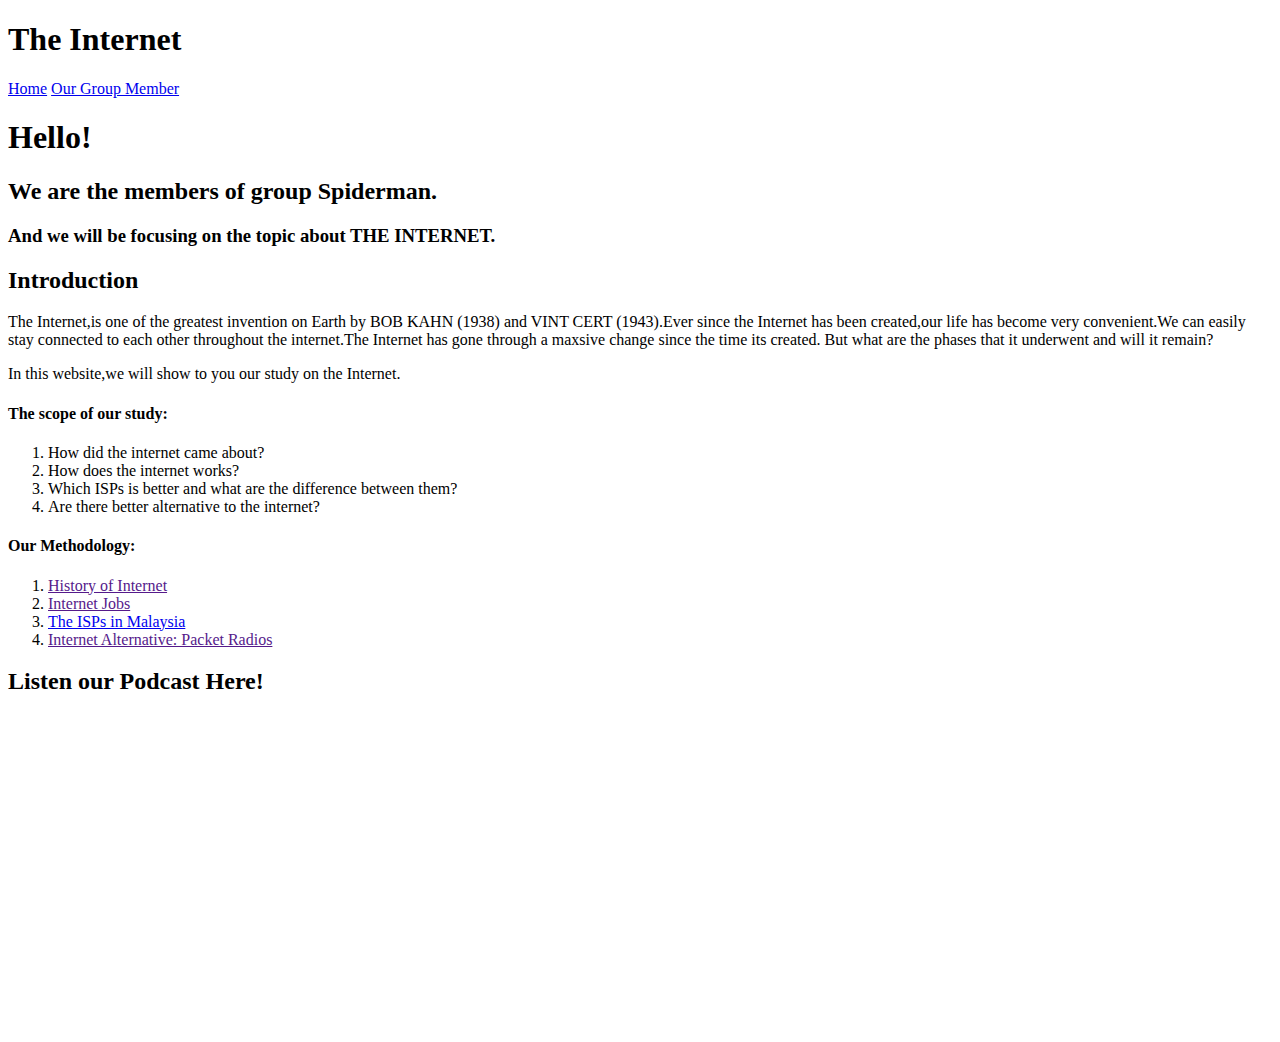
<file: Home page.html>
<!DOCTYPE html>
<html>

<head>
<title>HOME</title>
<link href="" type="text/css" rel="stylesheet">
</head>

<body>
<div>
   <h1>The Internet</h1>
   <a href="Home page.html">Home</a>
   <a href="Self Promotion.html" target="_blank">Our Group Member</a>
</div>

<div>
<h1>Hello!</h1>
<h2>We are the members of group Spiderman.</h2>
<h3>And we will be focusing on the topic about THE INTERNET.</h3>

<h2>Introduction</h2>
<p>The Internet,is one of the greatest invention on Earth by BOB KAHN (1938) and VINT CERT (1943).Ever since the Internet has been created,our life has become very convenient.We can easily stay connected to each other throughout the internet.The Internet has gone through a maxsive change since the time its created. But what are the phases that it underwent and will it remain?</p>
<p>In this website,we will show to you our study on the Internet.</p>
<h4>The scope of our study:</h4>

<ol>
<li>How did the internet came about?</li>
<li>How does the internet works?</li>
<li>Which ISPs is better and what are the difference between them?</li>
<li>Are there better alternative to the internet?</li>
</ol>

<h4>Our Methodology:</h4>

<ol>
    <li><a href="" target="_blank">History of Internet</a></li>
    <li><a href='' target='_blank'>Internet Jobs</a></li>
    <li><a href='ISPs.html' target='_blank'>The ISPs in Malaysia</a></li>
    <li><a href='' target='_blank'>Internet Alternative: Packet Radios</a></li>
</ol>

<h2>Listen our Podcast Here!</h2>
<iframe width="560" height="315" src="https://www.youtube.com/embed/SyxhuaLWFtw?si=4rkYLoLlG42xQ5SU" title="YouTube video player" frameborder="0" allow="accelerometer; autoplay; clipboard-write; encrypted-media; gyroscope; picture-in-picture; web-share" allowfullscreen></iframe>

</div>
</body>

</html>
</file>
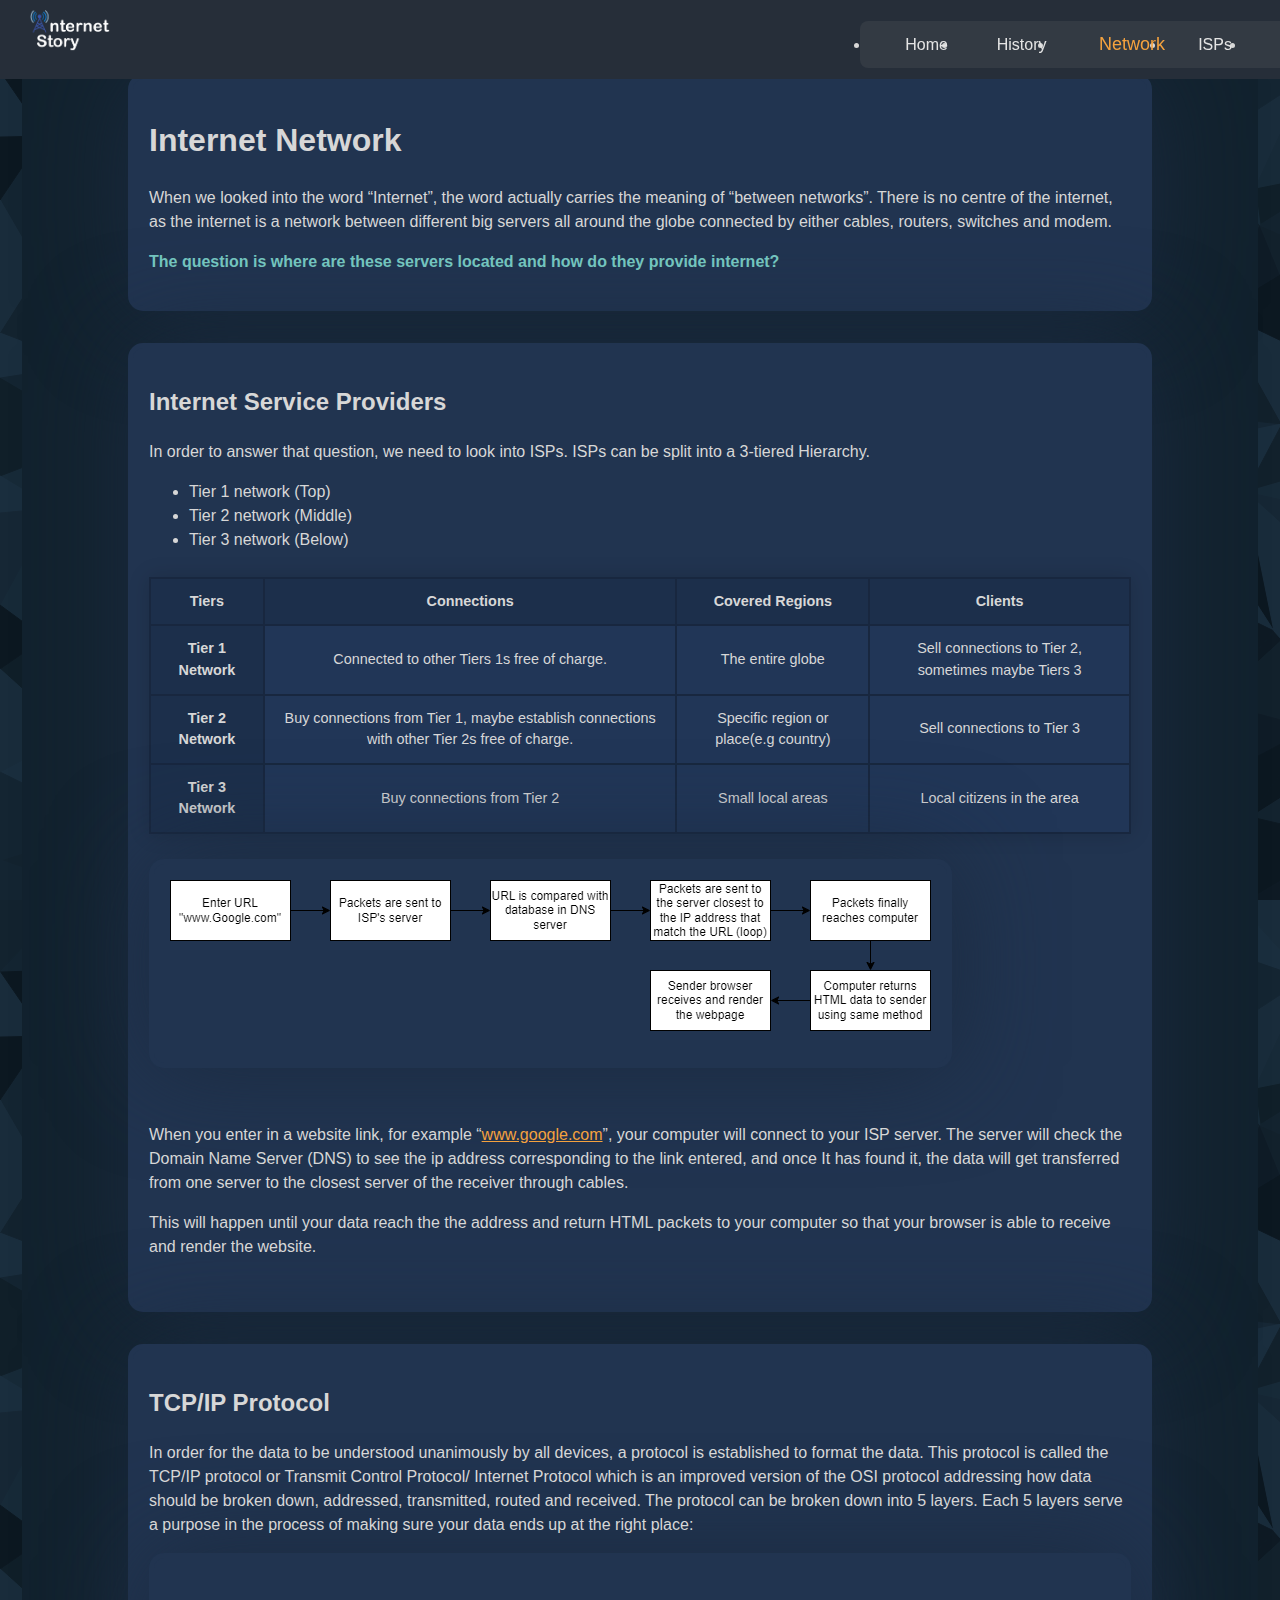
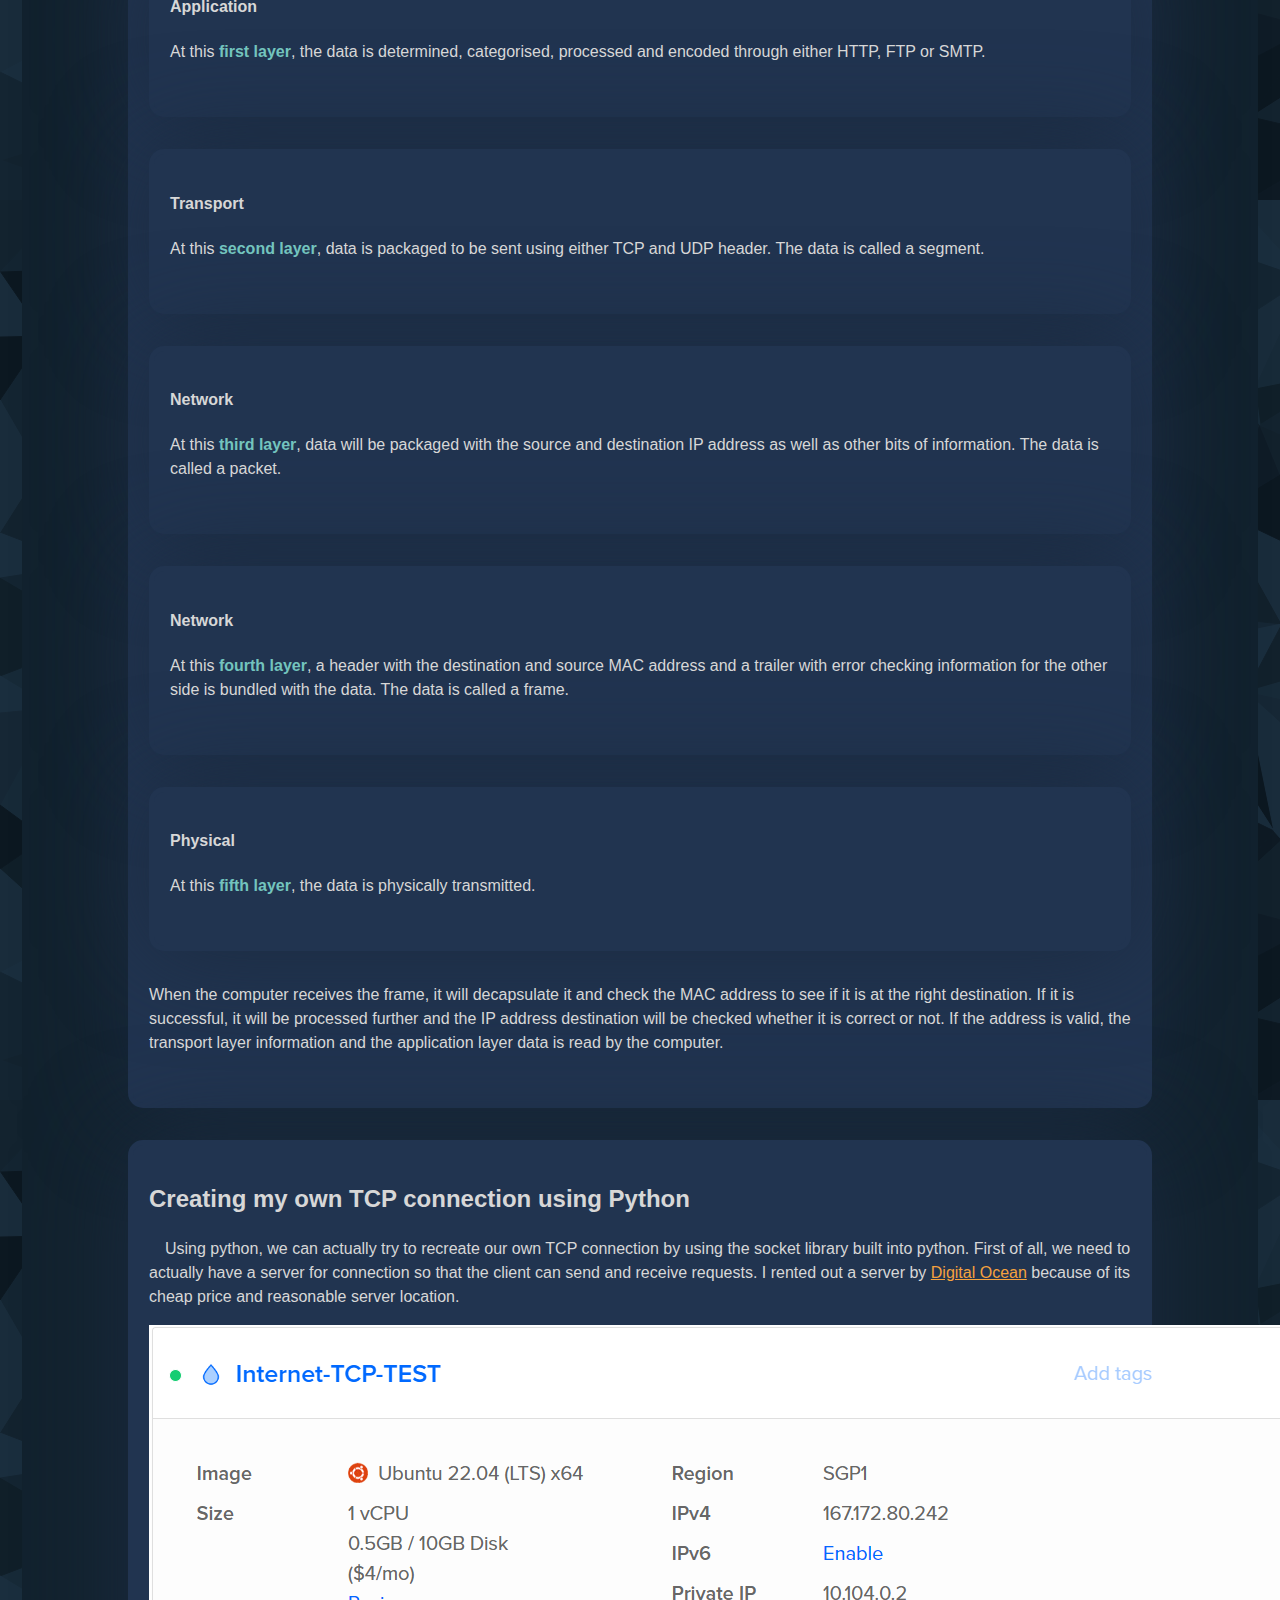
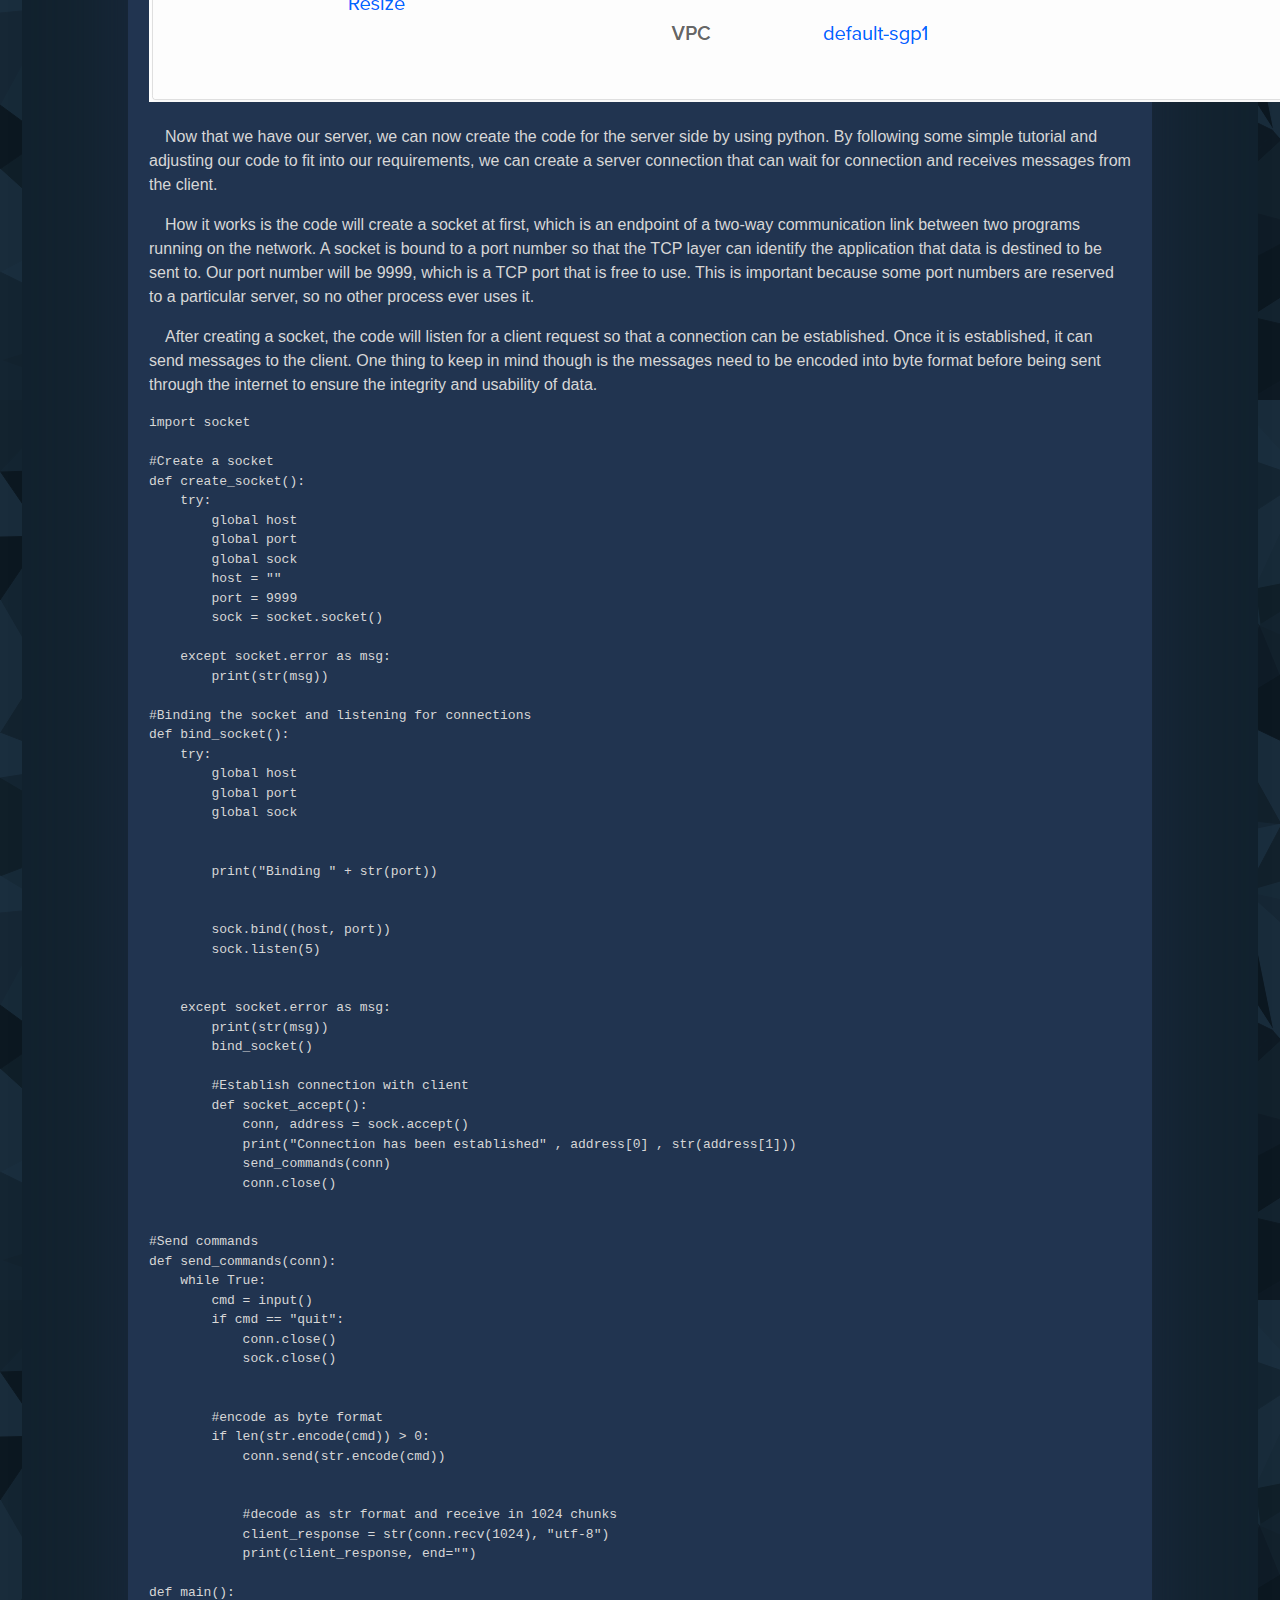
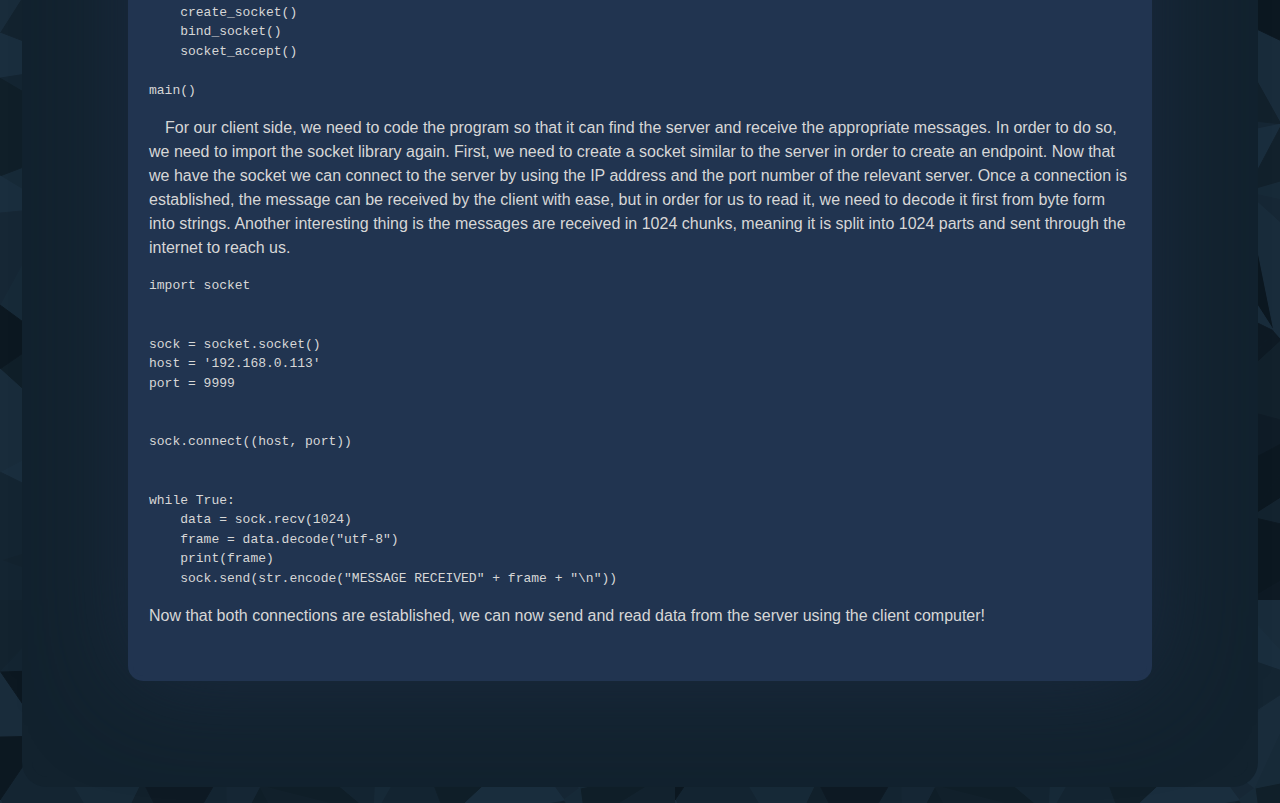
<file: InternetJob.html>
<!DOCTYPE html>
<html>
    <head>
        <title>Internet Network</title>
        <link rel="stylesheet" type="text/css" href="main.css">
        <style>
            table {
                font-family: Arial, sans-serif;
                border-collapse: collapse;
                width: 100%;
            }
            th, td {
                border: 2px solid #18273f;
                border-collapse: collapse;
                text-align: left;
                padding: 8px;
            }
        </style>
        </style>
    </head>
    <body style="background-image: url('img/homepage/low-poly-grid-haikei bg.svg');">

        <div class="header">
            <div><a href="index.html"><img src="img/Internet Story.png" alt="Internet Story" width="90"></a></div>
            <ul class="navigation">
              <li><a href="index.html">Home</a></li>
              <li><a href="Welcome to the Internet.html">History</a></li>
              <li><a href="InternetJob.html" style="color: #f5a23e; font-size: large; font-weight: 500;">Network</a></li>
              <li><a href="ISPs.html">ISPs</a></li>
              <li><a href="Packet Radio.html">Alternative</a></li>
              <li><a href="Self Promotion.html">Members</a></li>
            </ul>
          </div>
        
        <main class="content-table">

        <section class="content">   
            <h1>Internet Network</h1>

            <p>When we looked into the word “Internet”, the word actually carries the meaning of “between networks”. There is no centre of the internet, as the internet is a network between different big servers all around the globe connected by either cables, routers, switches and modem.</p>

            <b style="color: #73c4be;">The question is where are these servers located and how do they provide internet?</b>
        </section>

        <section class="content">
            <h2>Internet Service Providers</h2>

            <p>In order to answer that question, we need to look into ISPs. ISPs can be split into a 3-tiered Hierarchy.</p>
            <ul>
                <li>Tier 1 network (Top)</li>
                <li>Tier 2 network (Middle)</li>
                <li>Tier 3 network (Below)</li>
            </ul>

            <table class="table">
                <thead>
                    <tr>
                        <th>Tiers</th>
                        <th>Connections</th>
                        <th>Covered Regions</th>
                        <th>Clients</th>
                    </tr>
                </thead>
                <tbody>
                    <tr>
                        <th>Tier 1 Network</th>
                        <td>Connected to other Tiers 1s free of charge.</td>
                        <td>The entire globe</td>
                        <td>Sell connections to Tier 2, sometimes maybe Tiers 3</td>
                    </tr>
                    <tr>
                        <th>Tier 2 Network</th>
                        <td>Buy connections from Tier 1, maybe establish connections with other Tier 2s free of charge.</td>
                        <td>Specific region or place(e.g country)</td>
                        <td>Sell connections to Tier 3</td>
                    </tr>
                    <tr>
                        <th>Tier 3 Network</th>
                        <td>Buy connections from Tier 2</td>
                        <td>Small local areas</td>
                        <td>Local citizens in the area </td>
                    </tr>
                </tbody>
            </table>

            <img src="img/Internet Network/DNS diagram.png" alt="DNS ISP" class="content img-zoom" id="DNS-img">
            <p>When you enter in a website link, for example “<a href="https://www.google.com/" target="_blank">www.google.com</a>”, your computer will connect to your ISP server. The server will check the Domain Name Server (DNS) to see the ip address corresponding to the link entered, and once It has found it, the data will get transferred from one server to the closest server of the receiver through cables.</p>
            <p>This will happen until your data reach the the address and return HTML packets to your computer so that your browser is able to receive and render the website.</p>
        </section>

        <section class="content">
            <h2>TCP/IP Protocol</h2>

            <p>In order for the data to be understood unanimously by all devices, a protocol is established to format the data. This protocol is called the TCP/IP protocol or Transmit Control Protocol/ Internet Protocol which is an improved version of the OSI protocol addressing how data should be broken down, addressed, transmitted, routed and received. The protocol can be broken down into 5 layers. Each 5 layers serve a purpose in the process of making sure your data ends up at the right place:</p>

            <div class="content" id="TCP-prot">
                <h4>Application</h4>
                <p>At this <b style="color:#73c4be;">first layer</b>, the data is determined, categorised, processed and encoded through either HTTP, FTP or SMTP.</p>
            </div>
            <div  class="content" id="TCP-prot">
                <h4>Transport</h4>
                <p>At this <b style="color:#73c4be;">second layer</b>, data is packaged to be sent using either TCP and UDP header. The data is called a segment.</p>
            </div>
            <div  class="content" id="TCP-prot">
                <h4>Network</h4>
                <p>At this <b style="color:#73c4be;">third layer</b>, data will be packaged with the source and destination IP address as well as other bits of information. The data is called a packet.</p>
            </div>
            <div  class="content" id="TCP-prot">
                <h4>Network</h4>
                <p>At this <b style="color:#73c4be;">fourth layer</b>, a header with the destination and source MAC address and a trailer with error checking information for the other side is bundled with the data. The data is called a frame.</p>
            </div>
            <div  class="content" id="TCP-prot">
                <h4>Physical</h4>
                <p>At this <b style="color:#73c4be;">fifth layer</b>, the data is physically transmitted.</p>
            </div>

            <p>When the computer receives the frame, it will decapsulate it and check the MAC address to see if it is at the right destination. If it is successful, it will be processed further and the IP address destination will be checked whether it is correct or not. If the address is valid, the transport layer information and the application layer data is read by the computer.</p>
        </section>

        <section class="content">
            <h2>Creating my own TCP connection using Python</h2>
            <p>&emsp;Using python, we can actually try to recreate our own TCP connection by using the socket library built into python. First of all, we need to actually have a server for connection so that the client can send and receive requests. I rented out a server by <a href="https://www.digitalocean.com">Digital Ocean</a> because of its cheap price and reasonable server location.</p>
            <img src="img/Internet Network/Server.png" alt="Server" class="img img-zoom" id="Server-img">
            <p>&emsp;Now that we have our server, we can now create the code for the server side by using python. By following some simple tutorial and adjusting our code to fit into our requirements, we can create a server connection that can wait for connection and receives messages from the client.</p>
            <p>&emsp;How it works is the code will create a socket at first, which is an endpoint of a two-way communication link between two programs running on the network. A socket is bound to a port number so that the TCP layer can identify the application that data is destined to be sent to. Our port number will be 9999, which is a TCP port that is free to use. This is important because some port numbers are reserved to a particular server, so no other process ever uses it.</p>
            <p>&emsp;After creating a socket, the code will listen for a client request so that a connection can be established. Once it is established, it can send messages to the client. One thing to keep in mind though is the messages need to be encoded into byte format  before being sent through the internet to ensure the integrity and usability of data.</p>
        <div>

<pre>
import socket

#Create a socket
def create_socket():
    try:
        global host
        global port
        global sock
        host = ""
        port = 9999
        sock = socket.socket()
   
    except socket.error as msg:
        print(str(msg))

#Binding the socket and listening for connections
def bind_socket():
    try:
        global host
        global port
        global sock
        
        
        print("Binding " + str(port))
        
        
        sock.bind((host, port))
        sock.listen(5)
        
        
    except socket.error as msg:
        print(str(msg))
        bind_socket()

        #Establish connection with client
        def socket_accept():
            conn, address = sock.accept()
            print("Connection has been established" , address[0] , str(address[1]))
            send_commands(conn)
            conn.close()
        
        
#Send commands
def send_commands(conn):
    while True:
        cmd = input()
        if cmd == "quit":
            conn.close()
            sock.close()
        
        
        #encode as byte format
        if len(str.encode(cmd)) > 0:
            conn.send(str.encode(cmd))
        
        
            #decode as str format and receive in 1024 chunks
            client_response = str(conn.recv(1024), "utf-8")
            print(client_response, end="")

def main():
    create_socket()
    bind_socket()
    socket_accept()   
        
main()
</pre>

            <p>&emsp;For our client side, we need to code the program so that it can find the server and receive the appropriate messages. In order to do so, we need to import the socket library again. First, we need to create a socket similar to the server in order to create an endpoint. Now that we have the socket we can connect to the server by using the IP address and the port number of the relevant server. Once a connection is established, the message can be received by the client with ease, but in order for us to read it, we need to decode it first from byte form into strings. Another interesting thing is the messages are received in 1024 chunks, meaning it is split into 1024 parts and sent through the internet to reach us.</p>

<pre>
import socket


sock = socket.socket()
host = '192.168.0.113'
port = 9999
    
    
sock.connect((host, port))
    
    
while True:
    data = sock.recv(1024)
    frame = data.decode("utf-8")
    print(frame)
    sock.send(str.encode("MESSAGE RECEIVED" + frame + "\n"))
</pre>

            <p>Now that both connections are established, we can now send and read data from the server using the client computer!</p>
            </div>
            </section>
            </main>
            </body>
        </html>
</file>
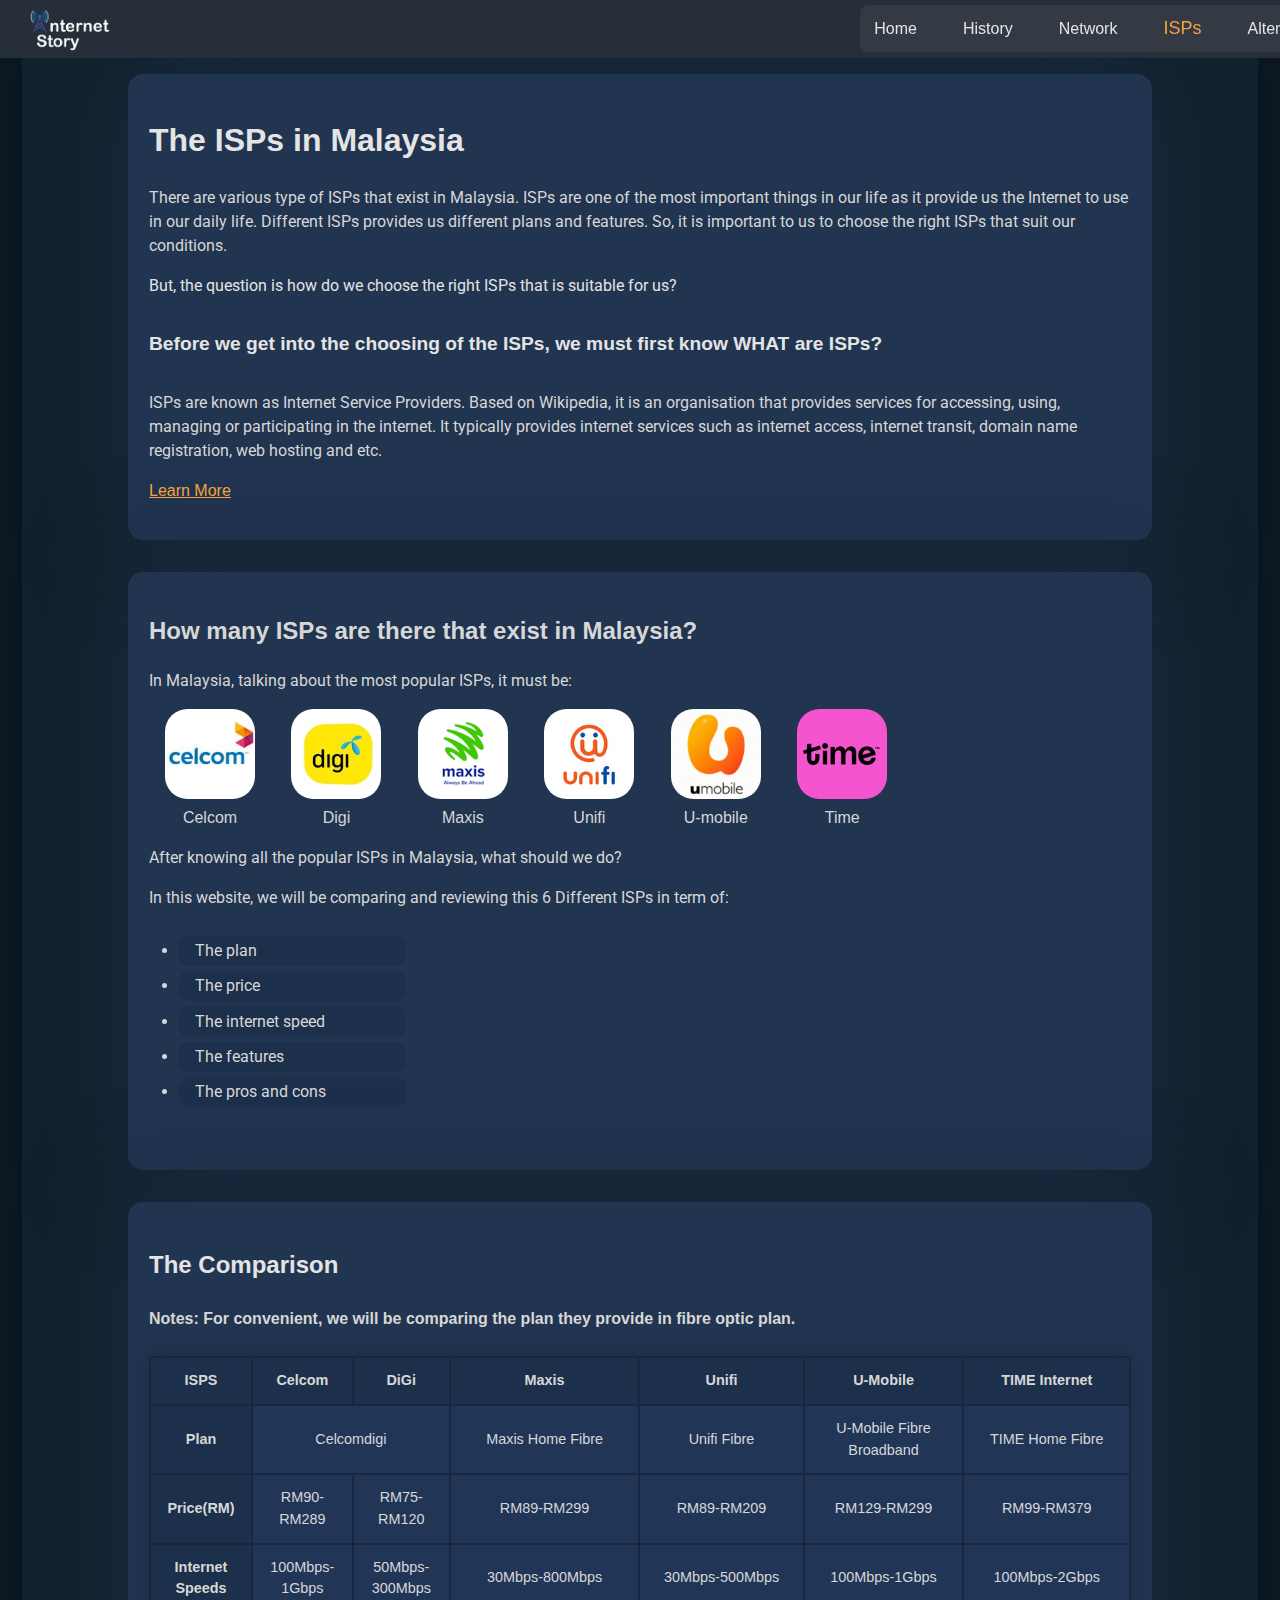
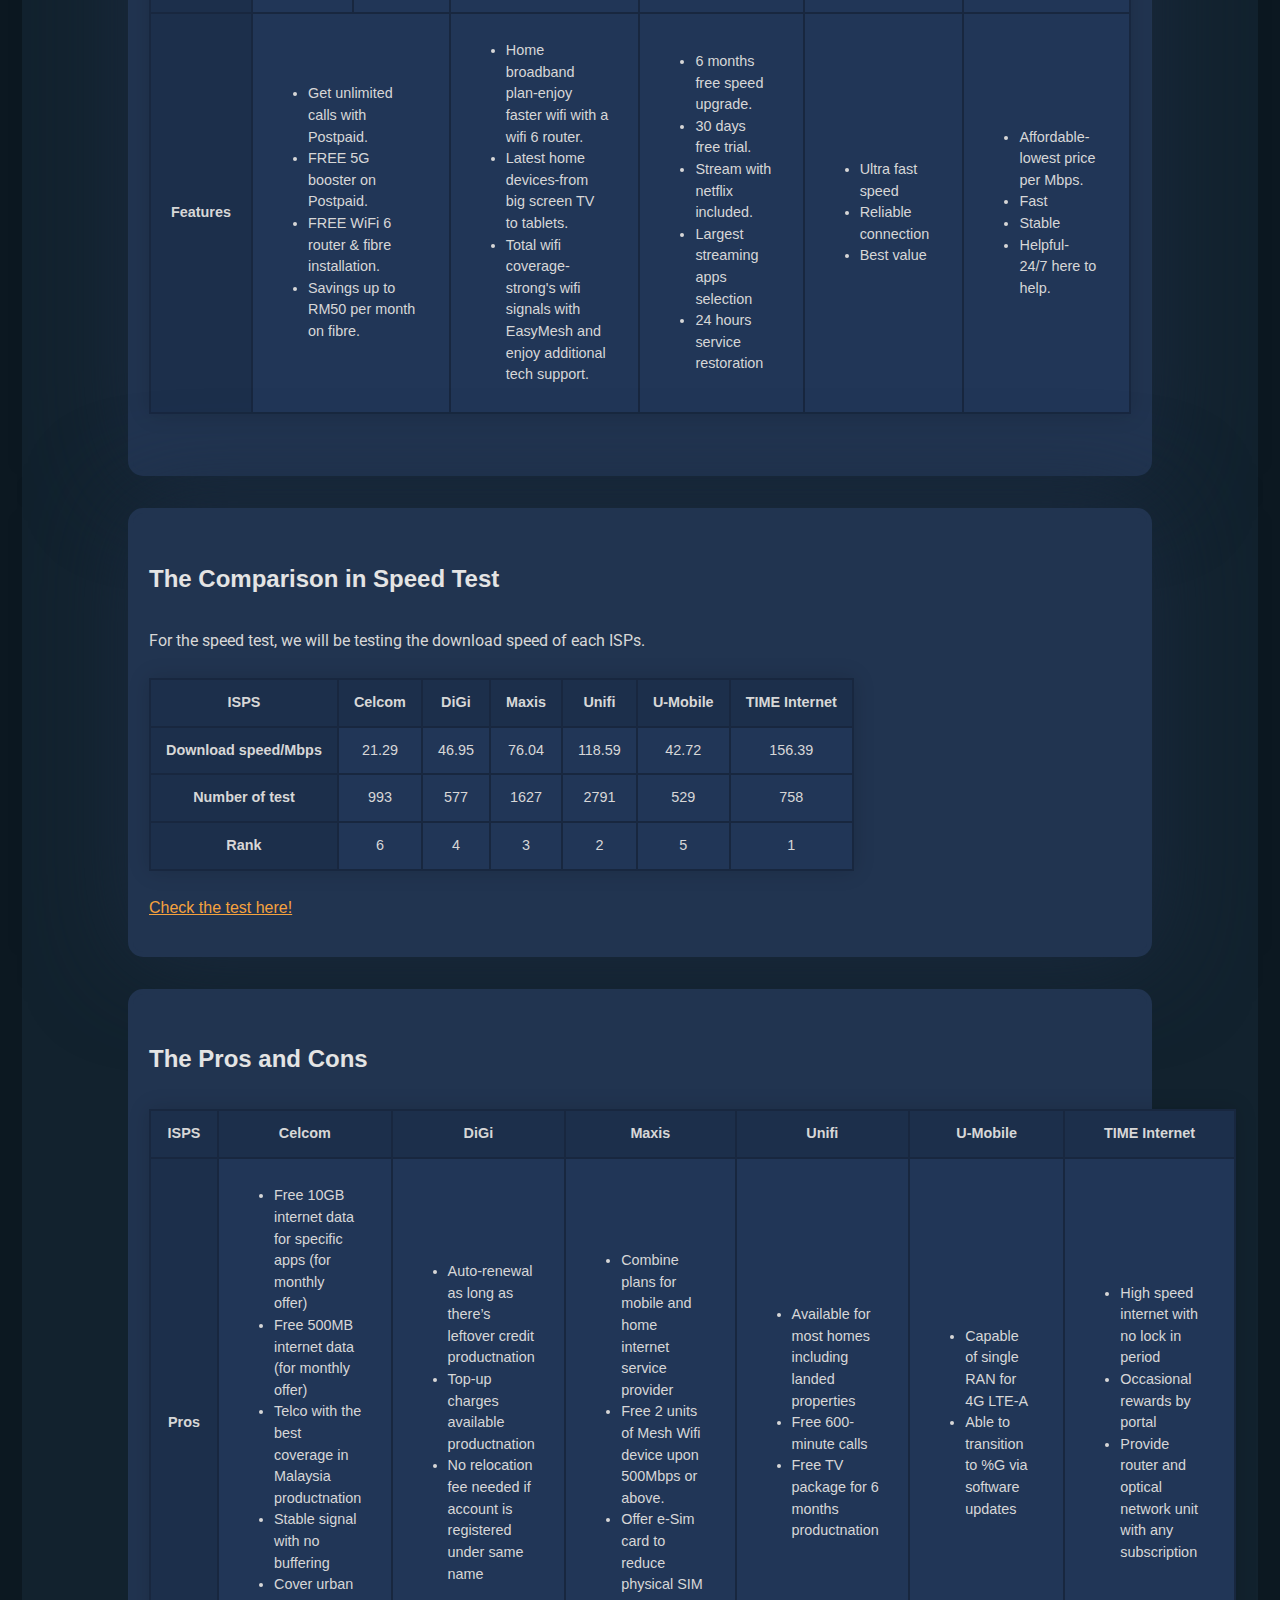
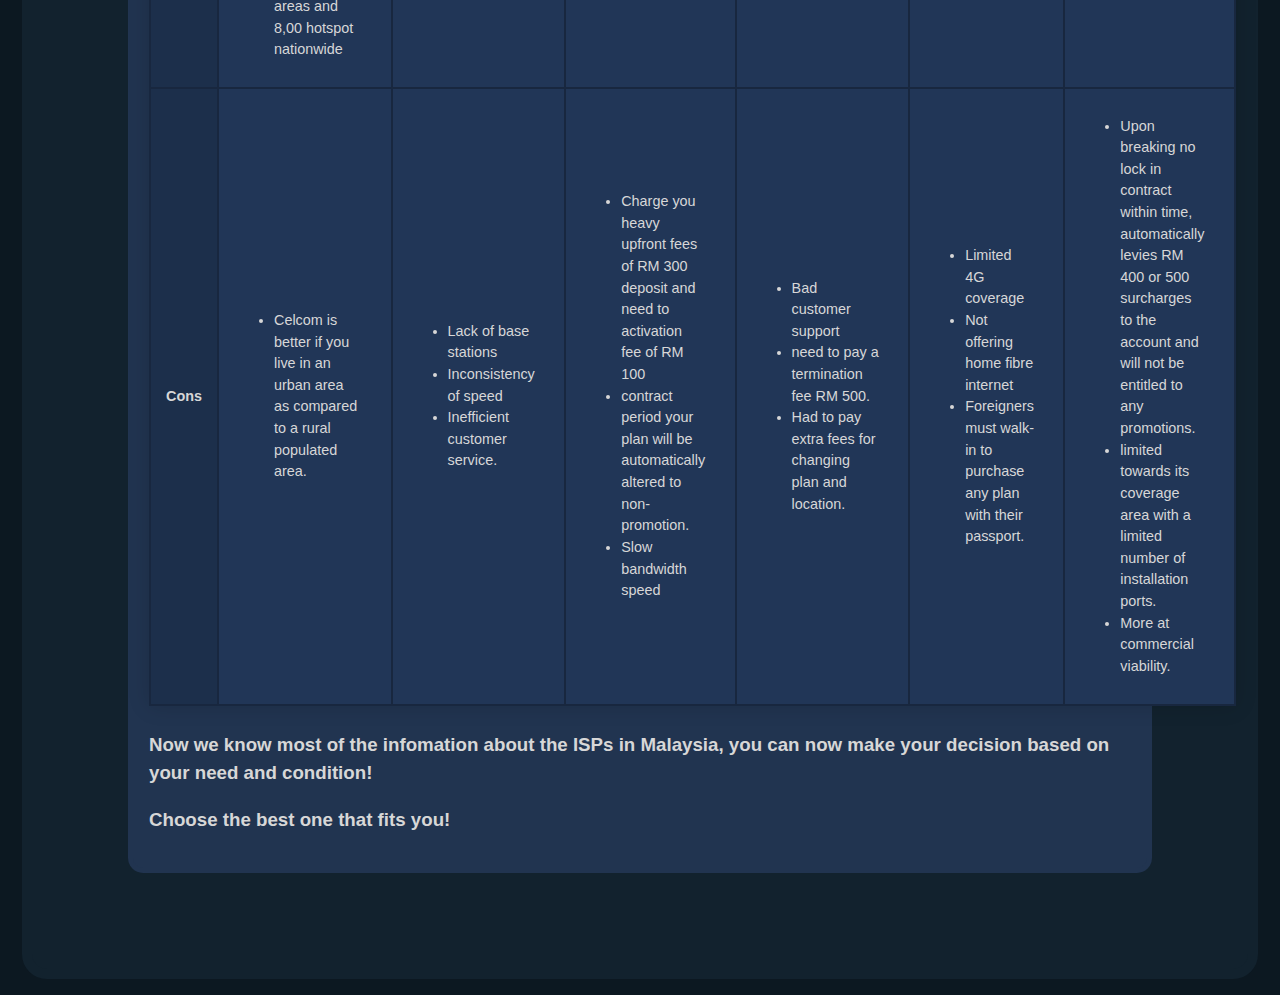
<file: ISPs.html>
<!DOCTYPE html>
<html>

    <head>
        <title>ISPs</title>
        <link href="main.css" type="text/css" rel="stylesheet" />
        <style>
            table, th, td {
                border: 2px solid #18273f;
                border-collapse: collapse;
              }
        </style>
    </head>

    <body>

        <div class="header">
            <div><a href="index.html"><img src="img/Internet Story.png" alt="MMU logo" width="90"></a></div>
            <nav class="navigation">
                <a href="index.html">Home</a>
                <a href="#">History</a>
                <a href="#">Network</a>
                <a href="ISPs.html" style="color: #f5a23e; font-size: large; font-weight: 500;">ISPs</a>
                <a href="#">Alternative</a>
                <a href="Self Promotion.html">Members</a>
                <span></span>
            </nav>
        </div>

        <div>
        <div class="content-table" id="ISPs-content">

            <div>
                <div class="content"> 
                    <div>
                        <h1 style="color: #e4e4e4">The ISPs in Malaysia</h1>  
                    </div>
                    <p>There are various type of ISPs that exist in Malaysia. ISPs are one of the most important things in our life as it provide us the Internet to use in our daily life. Different ISPs provides us different plans and features. So, it is important to us to choose the right ISPs that suit our conditions.</p>
                    <p style="color: #e4e4e4;">But, the question is how do we choose the right ISPs that is suitable for us?</p>
                    <h5 style="color: #e4e4e4; font-size: larger;">Before we get into the choosing of the ISPs, we must first know WHAT are ISPs?</h5>
                    <p>ISPs are known as Internet Service Providers. Based on Wikipedia, it is an organisation that provides services for accessing, using, managing or participating in the internet. It typically provides internet services such as internet access, internet transit, domain name registration, web hosting and etc.
                    </p>
                    <a href="https://en.wikipedia.org/wiki/Internet_service_provider" target="_blank">Learn More</a>
                </div>

                <div class="content">
                    <h2>How many ISPs are there that exist in Malaysia?</h2>

                    <p>In Malaysia, talking about the most popular ISPs, it must be:</p>
                    <div>
                        <div id="ISPs-button"><a href="https://www.celcom.com.my/personal" target="_blank"><img src="img/ISPs/Celcom.jpg" alt="MMU logo" width="90" class="icon-button"></a><span class="caption">Celcom</span></div>
                        <div id="ISPs-button"><a href="https://www.digi.com.my/" target="_blank"><img src="img/ISPs/digi.jpg" alt="MMU logo" width="90" class="icon-button"></a><span class="caption">Digi</span></div>
                        <div id="ISPs-button"><a href="https://www.maxis.com.my/en/home/" target="_blank"><img src="img/ISPs/maxis.png" alt="MMU logo" width="90" class="icon-button"></a><span class="caption">Maxis</span></div>
                        <div id="ISPs-button"><a href="https://unifi.com.my/" target="_blank"><img src="img/ISPs/unifi.jpg" alt="MMU logo" width="90" class="icon-button"></a><span class="caption">Unifi</span></div>
                        <div id="ISPs-button"><a href="https://www.u.com.my/en/personal/home" target="_blank"><img src="img/ISPs/umobile.png" alt="MMU logo" width="90" class="icon-button"></a><span class="caption">U-mobile</span></div>
                        <div id="ISPs-button"><a href="https://www.time.com.my/" target="_blank"><img src="img/ISPs/Time.png" alt="MMU logo" width="90" class="icon-button"></a><span class="caption">Time</span></div>
                    </div>

                    <div>
                        <p>After knowing all the popular ISPs in Malaysia, what should we do?</p>
                        <p>In this website, we will be comparing and reviewing this 6 Different ISPs in term of:</p>
                    </div>

                    <ul class="list">
                        <li>The plan</li>
                        <li>The price</li>
                        <li>The internet speed</li>
                        <li>The features</li>
                        <li>The pros and cons</li>
                    </ul>
                </div>

                <div class="content">
                <h3 style="color: #e4e4e4; font-size: x-large;">The Comparison</h3>
                <h4>Notes: For convenient, we will be comparing the plan they provide in fibre optic plan.</h4>

                <table class="table">
                    <thead>
                        <tr>
                            <th>ISPS</th>
                            <th>Celcom</th>
                            <th>DiGi</th>
                            <th>Maxis</th>
                            <th>Unifi</th>
                            <th>U-Mobile</th>
                            <th>TIME Internet</th>
                        </tr>
                    </thead>

                    <tbody>
                        <tr>
                            <th>Plan</th>
                            <td rowspan="1" colspan="2">Celcomdigi</td>
                            <td>Maxis Home Fibre</td>
                            <td>Unifi Fibre</td>
                            <td>U-Mobile Fibre Broadband</td>
                            <td>TIME Home Fibre</td>
                        </tr>

                        <tr>
                            <th>Price(RM)</th>
                            <td>RM90-RM289</td>
                            <td>RM75-RM120</td>
                            <td>RM89-RM299</td>
                            <td>RM89-RM209</td>
                            <td>RM129-RM299</td>
                            <td>RM99-RM379</td>
                        </tr>
                    
                        <tr>
                            <th>Internet Speeds</th>
                            <td>100Mbps-1Gbps</td>
                            <td>50Mbps-300Mbps</td>
                            <td>30Mbps-800Mbps</td>
                            <td>30Mbps-500Mbps</td>
                            <td>100Mbps-1Gbps</td>
                            <td>100Mbps-2Gbps</td>
                        </tr>

                        <tr>
                            <th>Features</th>
                             <td rowspan="1" colspan="2">
                                <ul>
                                    <li>Get unlimited calls with Postpaid.</li>
                                    <li>FREE 5G booster on Postpaid.</li>
                                    <li>FREE WiFi 6 router & fibre installation.</li>
                                    <li>Savings up to RM50 per month on fibre.</li>
                                </ul>
                             </td>
                            <td>
                                <ul>
                                    <li>Home broadband plan-enjoy faster wifi with a wifi 6 router.</li>
                                    <li>Latest home devices-from big screen TV to tablets.</li>
                                    <li>Total wifi coverage-strong's wifi signals with EasyMesh and enjoy additional tech support.</li>
                                </ul>
                            </td>
                            <td>
                                <ul>
                                    <li>6 months free speed upgrade.</li>
                                    <li>30 days free trial.</li>
                                    <li>Stream with netflix included.</li>
                                    <li>Largest streaming apps selection</li>
                                    <li>24 hours service restoration</li>
                                </ul>
                            </td>
                            <td>
                                <ul>
                                    <li>Ultra fast speed</li>
                                    <li>Reliable connection</li>
                                    <li>Best value</li>
                                </ul>
                            </td>
                            <td>
                             <ul>
                                    <li>Affordable-lowest price per Mbps.</li>
                                    <li>Fast</li>
                                    <li>Stable</li>
                                    <li>Helpful- 24/7 here to help.</li>
                                </ul>
                            </td>
                        </tr>
                    </tbody>
                </table>
                </div>
                
                <div class="content">
                    <h4 style="color: #e4e4e4; font-size: x-large;">The Comparison in Speed Test</h4>
                    <p>For the speed test, we will be testing the download speed of each ISPs.</p>

                    <table class="table" style="padding: 0px 1em;">
                        <thead>
                            <tr>
                                <th>ISPS</th>
                                <th>Celcom</th>
                                <th>DiGi</th>
                                <th>Maxis</th>
                                <th>Unifi</th>
                                <th>U-Mobile</th>
                                <th>TIME Internet</th>
                            </tr>
                        </thead>

                        <tbody>
                            <tr>
                                <th>Download speed/Mbps</th>
                                <td>21.29</td>
                                <td>46.95</td>
                                <td>76.04</td>
                                <td>118.59</td>
                                <td>42.72</td>
                                <td>156.39</td>
                            </tr>

                            <tr>
                                <th>Number of test</th>
                                <td>993</td>
                                <td>577</td>
                                <td>1627</td>
                                <td>2791</td>
                                <td>529</td>
                                <td>758</td>
                            </tr>

                            <tr>
                                <th>Rank</th>
                                <td>6</td>
                                <td>4</td>
                                <td>3</td>
                                <td>2</td>
                                <td>5</td>
                                <td>1</td>
                            </tr>
                        </tbody>
                    </table>
                    <p></p>
                    <a href="https://www.broadbandspeedchecker.co.uk/isp-directory/Malaysia.html" target="_blank">Check the test here!</a>
                </div>

                <div class="content-end">
                <h4 style="color: #e4e4e4; font-size: x-large;">The Pros and Cons</h4>

                <table class="table">
                    <thead>
                        <tr>
                            <th>ISPS</th>
                            <th>Celcom</th>
                            <th>DiGi</th>
                            <th>Maxis</th>
                            <th>Unifi</th>
                            <th>U-Mobile</th>
                            <th>TIME Internet</th>
                        </tr>
                    </thead>
                    <tbody>
                        <tr>
                            <th>Pros</th>
                            <td>
                                <ul>
                                <li>Free 10GB internet data for specific apps (for monthly offer)</li> 
                                <li>Free 500MB internet data (for monthly offer)</li>
                                <li>Telco with the best coverage in Malaysia productnation</li>
                                <li>Stable signal with no buffering</li>
                                <li>Cover urban areas and 8,00 hotspot nationwide</li>
                                </ul>
                            </td>
                            <td>
                                <ul>
                                    <li>Auto-renewal as long as there’s leftover credit productnation</li>
                                    <li>Top-up charges available productnation </li>
                                    <li>No relocation fee needed if account is registered under same name</li>
                                </ul>
                            </td>
                            <td>
                                <ul>
                                    <li>Combine plans for mobile and home internet service provider</li>
                                    <li>Free 2 units of Mesh Wifi device upon 500Mbps or above.</li>
                                    <li>Offer e-Sim card to reduce physical SIM</li>
                                </ul>
                            </td>
                            <td>
                                <ul>
                                    <li>Available for most homes including landed properties</li>
                                    <li>Free 600-minute calls</li>
                                    <li>Free TV package for 6 months productnation</li>
                                </ul>
                            </td>
                            <td>
                                <ul>
                                    <li>Capable of single RAN for 4G LTE-A</li>
                                    <li>Able to transition to %G via software updates</li>
                                </ul>
                            </td>
                            <td>
                                <ul>
                                    <li>High speed internet with no lock in period</li>
                                    <li>Occasional rewards by portal</li>
                                    <li>Provide router and optical network unit with any subscription</li>
                                </ul>
                            </td>
                        </tr>

                        <tr>
                            <th>Cons</th>
                            <td>
                                <ul>
                                    <li>Celcom is better if you live in an urban area as compared to a rural populated area.</li>
                                </ul>
                            </td>
                            <td>
                                <ul>
                                    <li>Lack of base stations</li>
                                    <li>Inconsistency of speed </li>
                                    <li>Inefficient customer service.</li>
                                </ul>
                            </td>
                            <td>
                                <ul>
                                    <li>Charge you heavy upfront fees of RM 300 deposit and need to activation fee of RM 100</li>
                                    <li>contract period your plan will be automatically altered to non-promotion.</li>
                                    <li>Slow bandwidth speed </li>
                                </ul>
                            </td>
                            <td>
                                <ul>
                                    <li>Bad customer support </li>
                                    <li>need to pay a termination fee RM 500.</li>
                                    <li>Had to pay extra fees for changing plan and location.</li>
                                </ul>
                            </td>
                            <td>
                                <ul>
                                    <li>Limited 4G coverage </li>
                                    <li>Not offering home fibre internet</li>
                                    <li>Foreigners must walk-in to purchase any plan with their passport.</li>
                                </ul>
                            </td>
                            <td>
                                <ul>
                                    <li>Upon breaking no lock in contract within time, automatically levies RM 400 or 500 surcharges to the account and will not be entitled to any promotions.</li>
                                    <li>limited towards its coverage area with a limited number of installation ports.</li>
                                    <li>More at commercial viability.</li>
                                </ul>
                            </td>
                        </tr>
                    </tbody>
                </table>

                <h3>Now we know most of the infomation about the ISPs in Malaysia, you can now make your decision based on your need and condition!</h3>
                <h3>Choose the best one that fits you!</h3>
                </div>

            </div>
        </div>

    </div>
    </body>

</html>
</file>
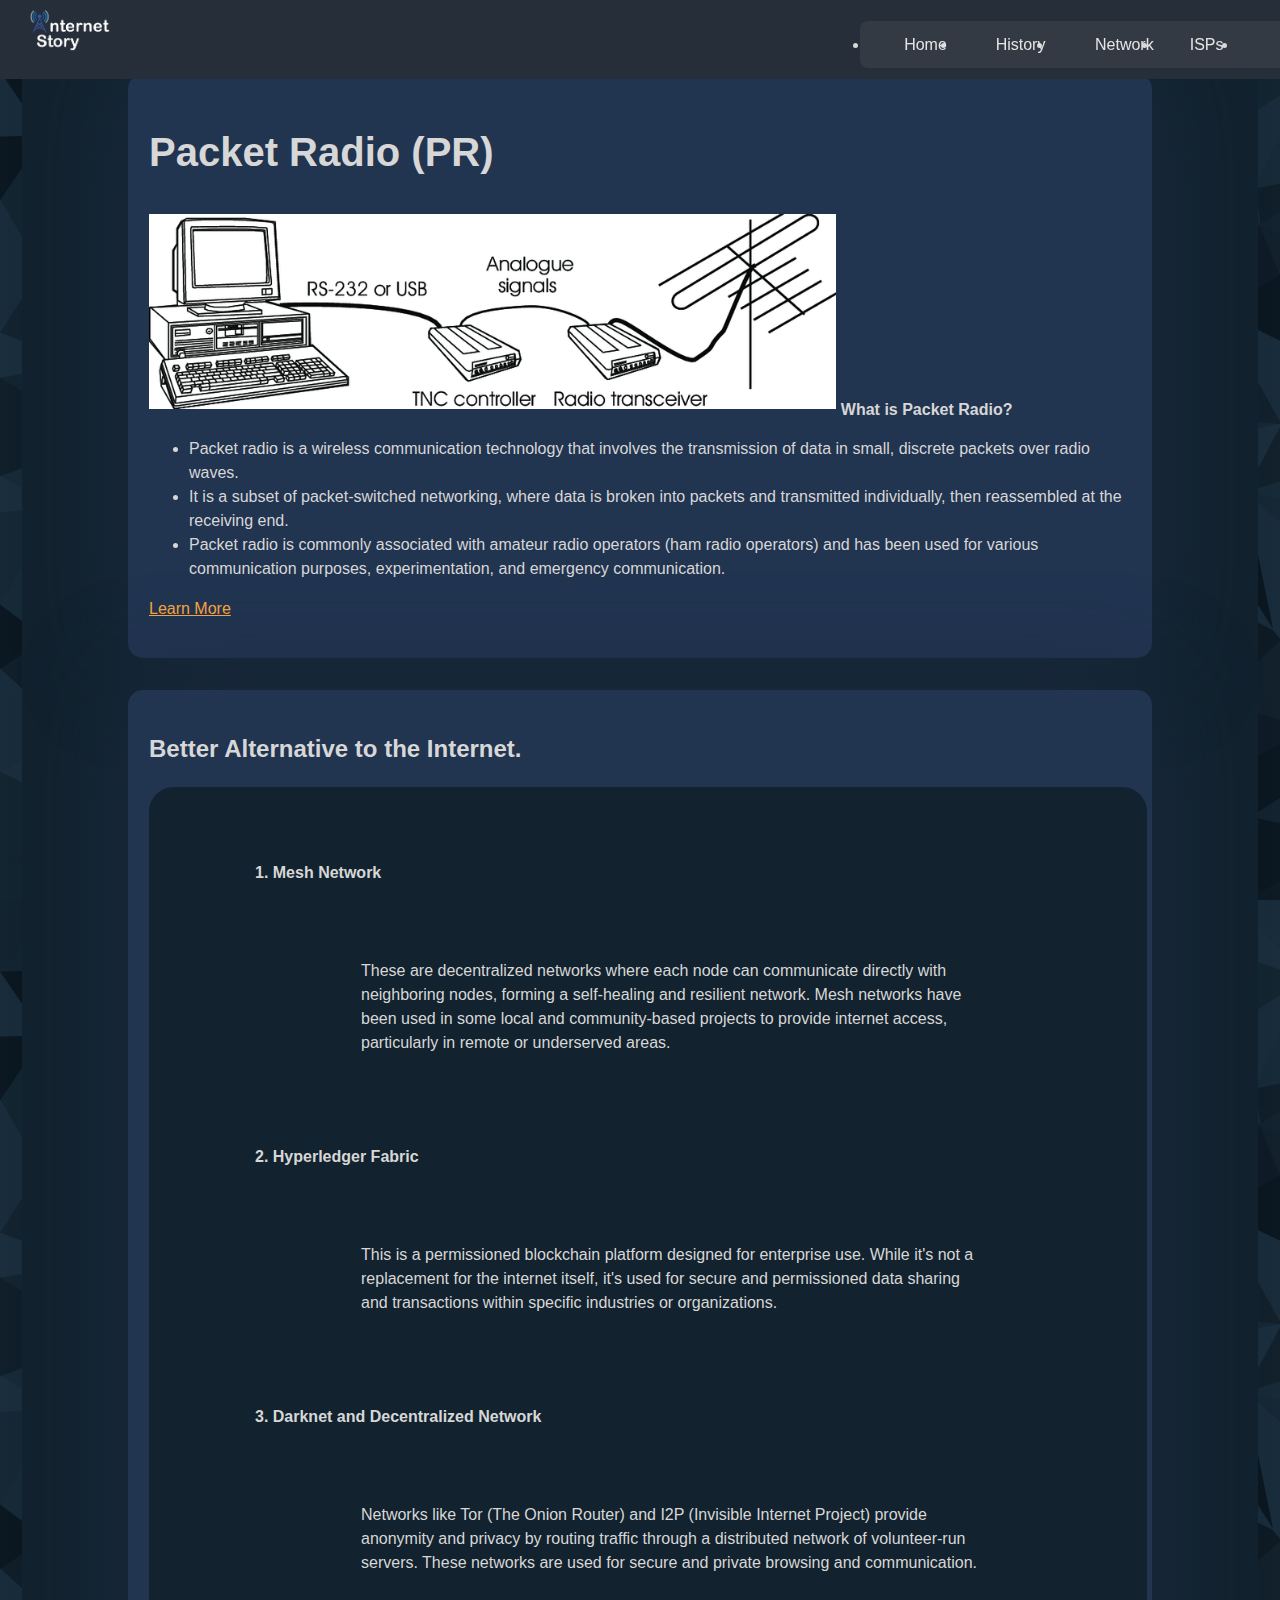
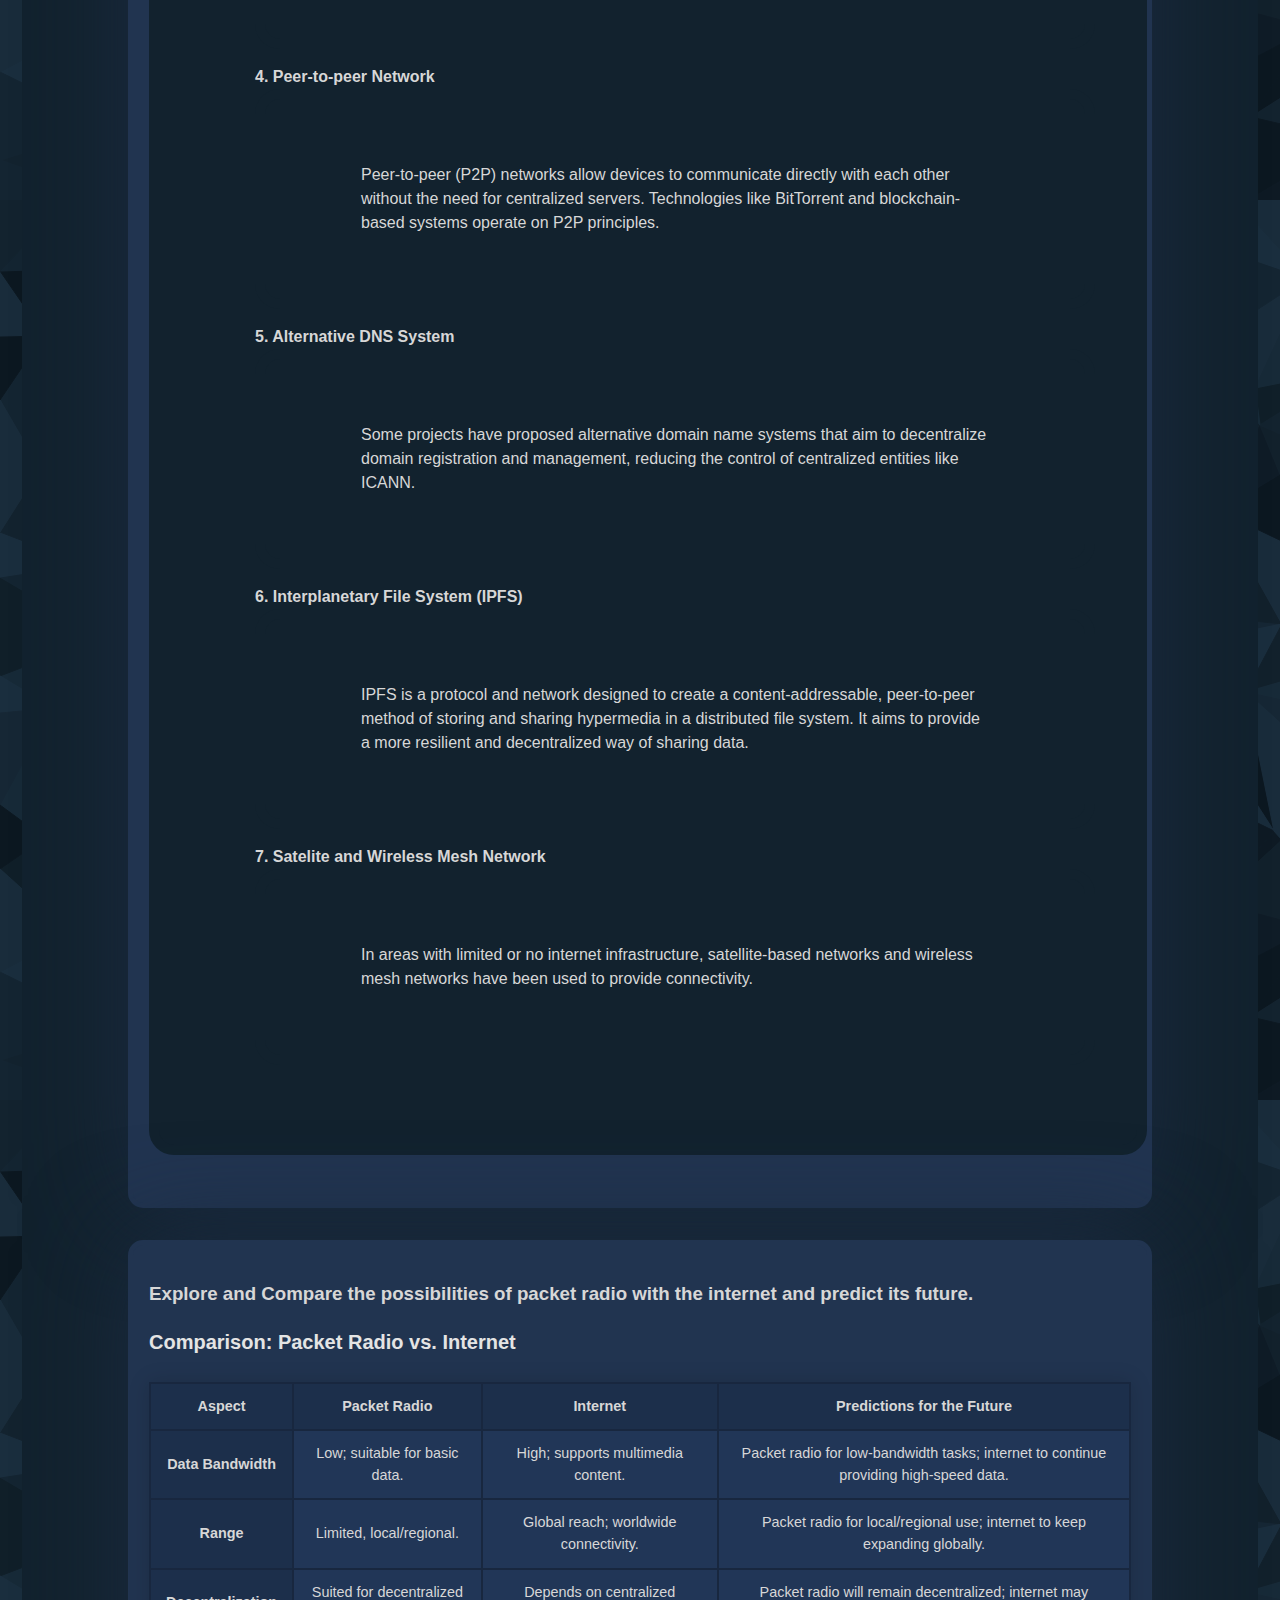
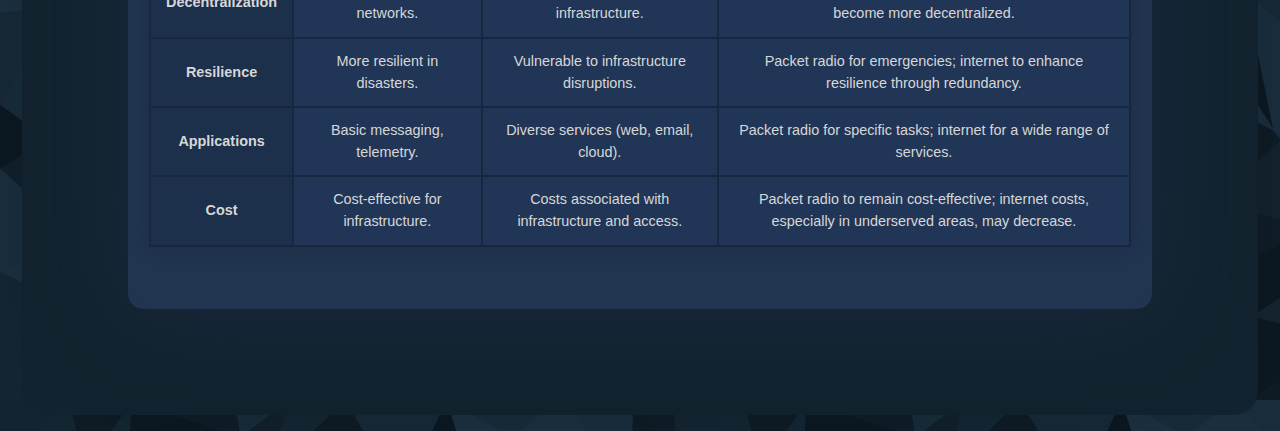
<file: Packet Radio.html>
<!DOCTYPE html>
<html>
    <head>
        <link rel="stylesheet" type="text/css" href="main.css">
    </head>
    <body style="background-image: url('img/homepage/low-poly-grid-haikei bg.svg');">

        <div class="header">
            <div><a href="index.html"><img src="img/Internet Story.png" alt="Internet Story" width="90"></a></div>
            <ul class="navigation">
              <li><a href="index.html">Home</a></li>
              <li><a href="Welcome to the Internet.html">History</a></li>
              <li><a href="InternetJob.html">Network</a></li>
              <li><a href="ISPs.html">ISPs</a></li>
              <li><a href="Packet Radio.html" style="color: #f5a23e; font-size: large; font-weight: 500;">Alternative</a></li>
              <li><a href="Self Promotion.html">Members</a></li>
            </ul>
          </div>

    <main class="content-table">

        <section class="content">
            <h1 style="font-size:40px;">Packet Radio (PR)</h1>

            <p></p>
            <img src="img/Packet Radio/1-terminal_note_controller.png" alt="MMU logo" class="img-zoom" style="width: 70%; margin: 5px auto;">

            <b>What is Packet Radio?</b>
            <ul>
                <li>Packet radio is a wireless communication technology that involves the transmission of data in small, discrete packets over radio waves. </li>
                <li>It is a subset of packet-switched networking, where data is broken into packets and transmitted individually, then reassembled at the receiving end.</li>
                <li>Packet radio is commonly associated with amateur radio operators (ham radio operators) and has been used for various communication purposes, experimentation, and emergency communication.</li>
            </ul>
            <a href="https://en.wikipedia.org/wiki/Packet_radio">Learn More</a>
            
        </section>
            
        <section class="content">
            <h2>Better Alternative to the Internet.</h2>

            <div class="content-table" id="PR-list">
                <b>1. Mesh Network</b>
                <p class="content-table" id="PR-elements">These are decentralized networks where each node can communicate directly with neighboring nodes, forming a self-healing and resilient network. Mesh networks have been used in some local and community-based projects to provide internet access, particularly in remote or underserved areas.</p>

                <b>2. Hyperledger Fabric</b>
                <p class="content-table" id="PR-elements">This is a permissioned blockchain platform designed for enterprise use. While it's not a replacement for the internet itself, it's used for secure and permissioned data sharing and transactions within specific industries or organizations.</p>

                <b>3. Darknet and Decentralized Network</b>
                <p class="content-table" id="PR-elements">Networks like Tor (The Onion Router) and I2P (Invisible Internet Project) provide anonymity and privacy by routing traffic through a distributed network of volunteer-run servers. These networks are used for secure and private browsing and communication.</p>

                <b>4. Peer-to-peer Network</b>
                <p class="content-table" id="PR-elements">Peer-to-peer (P2P) networks allow devices to communicate directly with each other without the need for centralized servers. Technologies like BitTorrent and blockchain-based systems operate on P2P principles.</p>

                <b>5. Alternative DNS System</b>
                <p class="content-table" id="PR-elements">Some projects have proposed alternative domain name systems that aim to decentralize domain registration and management, reducing the control of centralized entities like ICANN.</p>

                <b>6. Interplanetary File System (IPFS)</b>
                <p class="content-table" id="PR-elements">IPFS is a protocol and network designed to create a content-addressable, peer-to-peer method of storing and sharing hypermedia in a distributed file system. It aims to provide a more resilient and decentralized way of sharing data.</p>

                <b>7. Satelite and Wireless Mesh Network</b>
                <p class="content-table" id="PR-elements">In areas with limited or no internet infrastructure, satellite-based networks and wireless mesh networks have been used to provide connectivity.</p>
            </div>
        </section>

        <section class="content">
            <style>
                table {
                    font-family: Arial, sans-serif;
                    border-collapse: collapse;
                    width: 100%;
                }
                th, td {
                    border: 2px solid #18273f;
                    border-collapse: collapse;
                    text-align: left;
                    padding: 8px;
                }
            </style>

            <h3>Explore and Compare the possibilities of packet radio with the internet and predict its future.</h3>
            <b style="font-size:20px; color: #e4e4e4";>Comparison: Packet Radio vs. Internet</b>

            <table class="table">
                <tr>
                    <th>Aspect</th>
                    <th>Packet Radio</th>
                    <th>Internet</th>
                    <th>Predictions for the Future</th>
                </tr>
                <tr>
                    <th>Data Bandwidth</th>
                    <td>Low; suitable for basic data.</td>
                    <td>High; supports multimedia content.</td>
                    <td>Packet radio for low-bandwidth tasks; internet to continue providing high-speed data.</td>
                </tr>
                <tr>
                    <th>Range</th>
                    <td>Limited, local/regional.</td>
                    <td>Global reach; worldwide connectivity.</td>
                    <td>Packet radio for local/regional use; internet to keep expanding globally.</td>
                </tr>
                <tr>
                    <th>Decentralization</th>
                    <td>Suited for decentralized networks.</td>
                    <td>Depends on centralized infrastructure.</td>
                    <td>Packet radio will remain decentralized; internet may become more decentralized.</td>
                </tr>
                <tr>
                    <th>Resilience</th>
                    <td>More resilient in disasters.</td>
                    <td>Vulnerable to infrastructure disruptions.</td>
                    <td>Packet radio for emergencies; internet to enhance resilience through redundancy.</td>
                </tr>
                <tr>
                    <th>Applications</th>
                    <td>Basic messaging, telemetry.</td>
                    <td>Diverse services (web, email, cloud).</td>
                    <td>Packet radio for specific tasks; internet for a wide range of services.</td>
                </tr>
                <tr>
                    <th>Cost</th>
                    <td>Cost-effective for infrastructure.</td>
                    <td>Costs associated with infrastructure and access.</td>
                    <td>Packet radio to remain cost-effective; internet costs, especially in underserved areas, may decrease.</td>
                </tr>
            </table>
        </section>
    </main>
    </body>
</html>
</file>
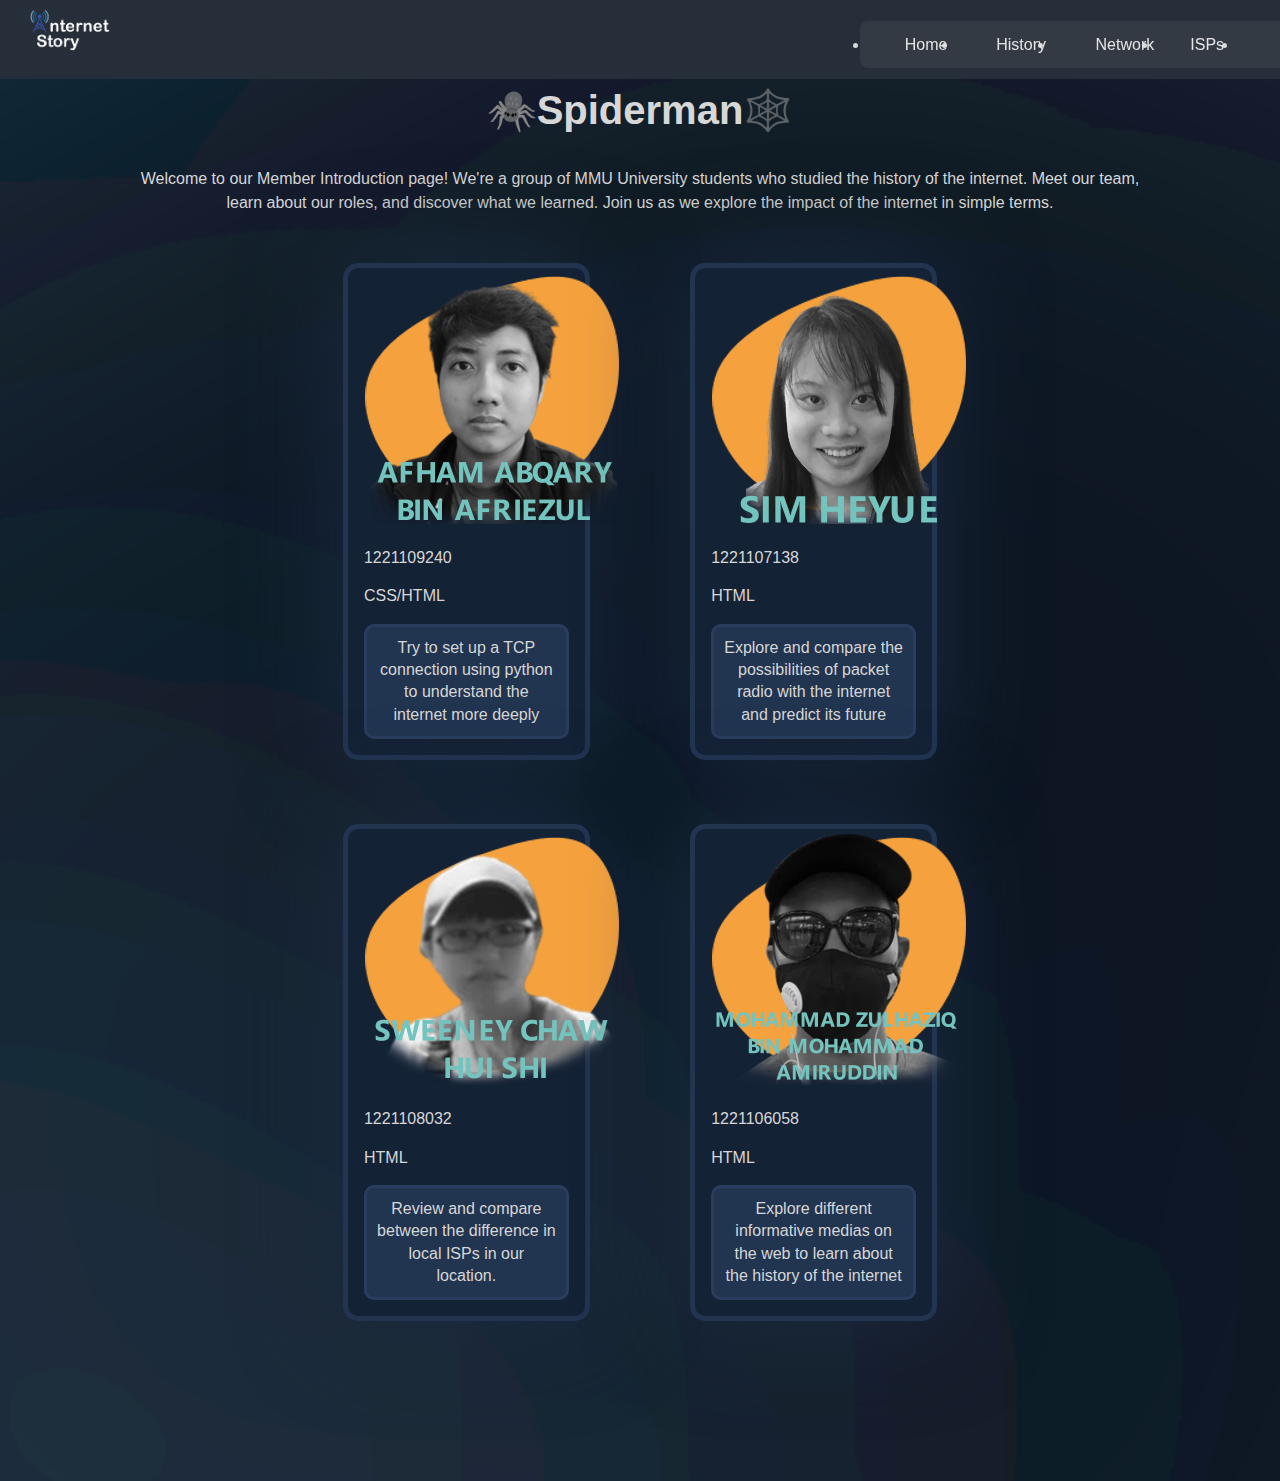
<file: Self Promotion.html>
<!DOCTYPE html>
<html>
<head>
  <title>Members Page</title>
  <link rel="stylesheet" type="text/css" href="main.css">
</head>

<body style="background-image: url('img/homepage/blurry-gradient-haikei.svg'); background-size: cover; ">

  <div class="header">
    <div><a href="index.html"><img src="img/Internet Story.png" alt="Internet Story" width="90"></a></div>
    <ul class="navigation">
      <li><a href="index.html">Home</a></li>
      <li><a href="Welcome to the Internet.html">History</a></li>
      <li><a href="InternetJob.html">Network</a></li>
      <li><a href="ISPs.html">ISPs</a></li>
      <li><a href="Packet Radio.html">Alternative</a></li>
      <li><a href="Self Promotion.html" style="color: #f5a23e; font-size: large; font-weight: 500;">Members</a></li>
    </ul>
  </div>

  <div style="margin: 8em auto; width: 80%;">
    
    <div class="" style="margin-top: -3em; text-align: center;">
      <h1 style="font-size:40px;">🕷️Spiderman🕸️</h1>

      <div>
        <p>Welcome to our Member Introduction page! We're a group of MMU University students who studied the history of the internet. Meet our team, learn about our roles, and discover what we learned. Join us as we explore the impact of the internet in simple terms.</p>
      </div>
    </div>

    <div id="bio-section" style="width: 100%;">

      <div class="content" id="bio">
        <div class="Intro-image">
          <img src="portrait/Afham B&W.png" alt="MMU logo" id="profile-pic">
        </div>
        <p>1221109240</p>
        <p>CSS/HTML</p>
        <p id="roles">Try to set up a TCP connection using python to understand the internet more deeply</p>
      </div>

      <div class="content" id="bio">
        <div class="Intro-image">
          <img src="portrait/Sim B&W.png" alt="MMU logo" id="profile-pic">
        </div>
        <p>1221107138</p>
        <p>HTML</p>
        <p id="roles">Explore and compare the possibilities of packet radio with the internet and predict its future</p>
      </div>

      <div class="content" id="bio">
        <div class="Intro-image">
          <img src="portrait/Sweeney B&W.png" alt="MMU logo" id="profile-pic">
        </div>
        <p>1221108032</p>
        <p>HTML</p>
        <p id="roles">Review and compare between the difference in local ISPs in our location.</p>
      </div>

      <div class="content" id="bio">
        <div class="Intro-image">
          <img src="portrait/Zul B&W.png" alt="MMU logo" id="profile-pic">
        </div>
        <p>1221106058</p>
        <p>HTML</p>
        <p id="roles">Explore different informative medias on the web to learn about the history of the internet</p>
      </div>

    </div>

  </div>
</body>

</html>
</file>
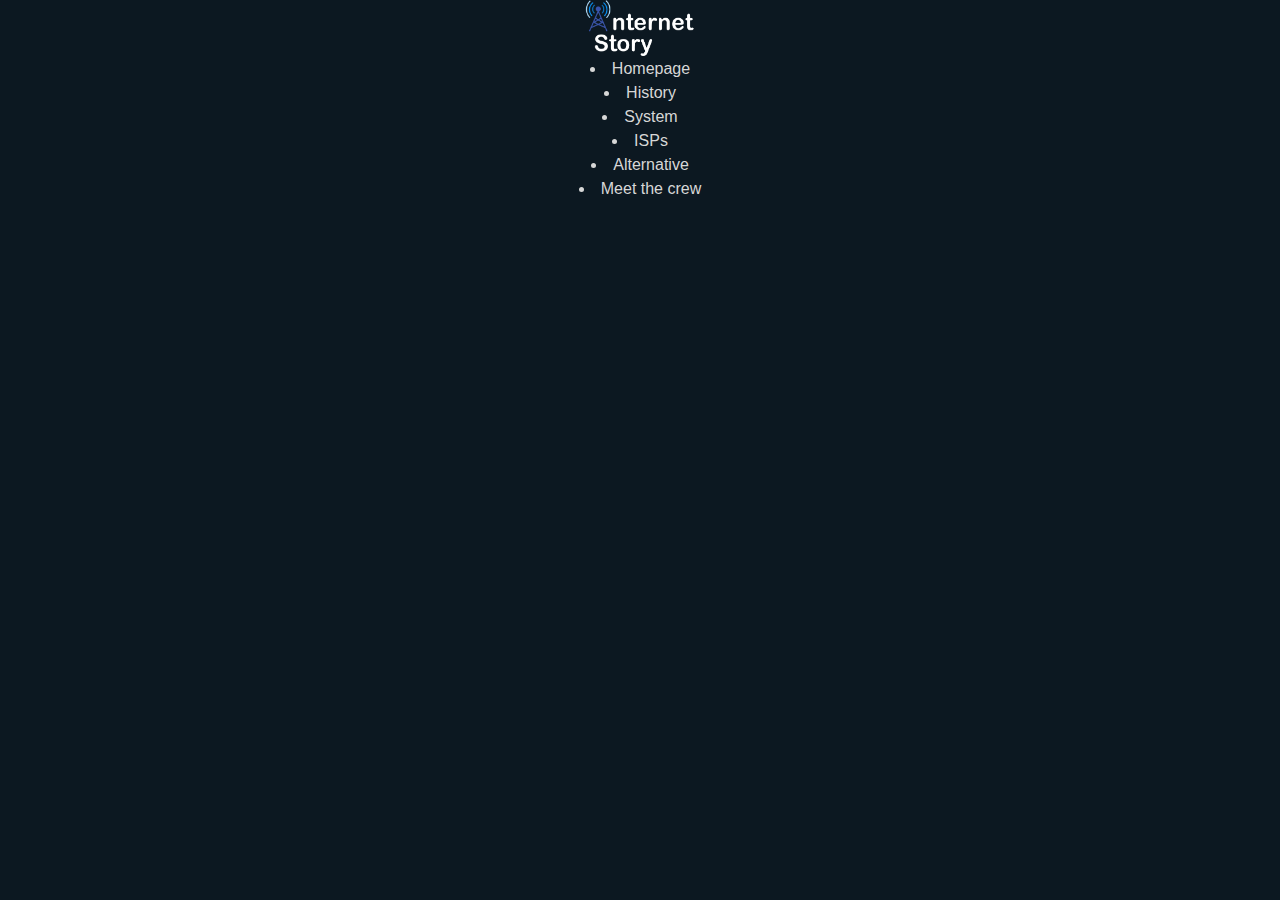
<file: temporary.htm>
<html>
    <head>
        <link href="main.css" type="text/css" rel="stylesheet" />
    </head>
    <body>
        <header class="Page-list">
            <div class="Logo"><img src="Internet Story.png" alt="MMU logo" width="110"></div>
            <div>
                <li>Homepage</li>
                <li>History</li>
                <li>System</li>
                <li>ISPs</li>
                <li>Alternative</li>
                <li>Meet the crew</li>
            </div>
        </header>
    </body>
</html>
</file>
<file: main.css>
@import 'https://fonts.googleapis.com/css?family=Roboto:300,400,500';

body {
    margin: 0 auto;
    font-family: "Helvetica", sans-serif;
    line-height: 1.5;
    color: #d7d7d7;
    background-color:  #0C1821;
    text-align: center;
    -webkit-font-smoothing: antialiased; 
    -moz-osx-font-smoothing: grayscale;
}

p li {
    width: 80%;
}

a {
    color: #f5a23e;
}

a:hover {
    color: #fec278;
}

.header {
    margin: 0 auto;
    text-align: center;
    position: fixed; top: 0;
    width: 100%;
    background-color: #262e39;
}

.header div {
    float: left;
    margin: 10px 0px 0px 30px;
}

.header img {
    width: 80px;
    transition: width .5s, background-color .5s, border-radius .5s, padding .5s;
}

.header img:hover {
    width: 90px;
    transition: width .5s, background-color .5s, border-radius .5s, padding .5s;
    background-color: #43ffd0;
    border-radius: 5px;
    padding: 3px 10px;
}

.navigation {
    box-sizing: border-box;
    right: -750px;
    top: 5px;
    position: relative;
    width: 590px;
    height: 47px;
    background: #333a43;
    border-radius: 8px;
    display: flex;
    justify-content: center;
    align-items: center;
}

.navigation a{
    position: relative;
    display: inline-block;
    font-size: 1em;
    font-weight: 500;
    width: 20%;
    color: #e4e4e4;
    text-decoration: none;
    padding: 0 23px;
}

.navigation a:hover{
    color: #f5a23e;
    font-size: large;
    font-weight: 500;
}

.content-table {
    margin: 1em auto;
    margin-top: -0em;
    padding: 4em 6em;
    width: 80%;
    border: 10px solid #12222e;
    border-radius: 25px;
    background-color: #12222e;
}

.content-table a {
    transition: transform .3s;
}

.content-table a:hover {
    transform: translateY(-10px);
    transition: transform .3s;
}

.content {
    background-color: #213450;
    border-radius: 15px;
    border: 5px solid #213450;
    padding: 1em 1em 2em 1em;
    margin-bottom: 2em;
    text-align: left;
    box-shadow: 0 0 100px #1b2b40;
}

.content-end {
    background-color: #213450;
    border-radius: 15px;
    border: 5px solid #213450;
    padding: 1em 1em;
    margin: 2em 0em;
    text-align: left;
}

.list {
    font-family: "Roboto";
    border-radius: 15px;
    width: fit-content;
    padding: 5px 80px 5px 25px;
}

.list li {
    background: #1c2f4b;
    margin: 5px;
    border-radius: 10px;
    padding: 0.2em 5em 0.2em 1em;
    max-width: 13em;
    text-align: left;
}

.table {
    border-collapse: collapse;
    background-color: #1c2f4b;
    color: #e4e4e4;
    margin: 25px 0;
    font-size: 0.9em;
    box-shadow: 0 0 20px rgba(0, 0, 0, 0.15);
}

.table li{
    text-align: left;
    padding-right: 1em;
    color: #d7d7d7;
}

.table th ,.table td{
    text-align: center;
    padding-right: 1em;
    color: #d7d7d7;
    padding: 12px 15px;
}

.table td {
    background-color: #213657;
}

.button {
    display: inline-block;
    margin: 2px auto;
    padding: 3px 6px;
    font-size: 14px;
    font: 'Poppins';
    font-weight: 500;
    max-width: 180px; 
    color: rgba(245, 162, 62, 1);
    text-align: center;
    border-radius: 5px;
    text-decoration: none;
    background-color: rgba(245, 162, 62, 0.3);
    border: 2px solid rgba(245, 162, 62, 1);
    transition: background-color .3s, transform .3s, color .3s;
}

.button:hover {
    color: #d7d7d7;
    background-color: rgba(245, 162, 62, 1);
    transform: translateY(-5px);
    text-decoration: none;
    cursor: pointer;
    transition: background-color .3s, transform .3s, color .3s;
}

.icon-button {
    border-radius: 25%;
}

.podcast {
    clear: both;
    margin: auto auto;
    padding:20px;
    color: #0C1821;
}

.Intro {
    overflow: hidden;
}

/* HOMEPAGE IDs */

#Introduction {
    background: linear-gradient(to left, #1B2A41, #1b2b40);
    padding: 3em 0em;
    height: fit-content;
}

#Introduction:hover img{
    border: 5px solid rgba(245, 162, 62, 1);
    box-shadow: 0 0 10px rgba(245, 162, 62, 1);
    transition: border .5s, box-shadow .5s;
}

#Introduction .Intro-image {
    width: 35%;
    float:left;
    margin: 1em 0em 0em 5.5em;
}

#Introduction img{
    width: 200px;
    margin-left: 0.5em;
    margin-right: 1em;
    border-radius: 50%;
    border: 5px solid #213450;
    transition: border .5s, box-shadow .5s;
}

.Intro-paragraph {
    margin: 1em 0em 0em 2em;
    text-align: left;
    width: 93%;
}

#Greeting {
    padding: 100px 100px 30px 140px;
    
    text-align: left;
    line-height: 1.5;
    background: url("img/homepage/arquitectura-internet-red.png") no-repeat center center fixed;
    background-size: cover;
}

#Steps {
    line-height: 1.5;
    text-align: left;
    align-self: center;
    font-weight: 300;
    min-width: fit-content;
    margin: auto;
}

#questions {
    overflow: auto;
    background-color: #142236;
    padding: 5px 0px 0px 90px;
    width: 100%;
    min-width: max-content;
    min-width: fit-content;
    text-decoration: none;
}

#questions div{
    margin: 10px 20px;
    margin-top: -10px;
}

#questions li a{
    text-decoration: none;
    transition: font-size .5s;
}

#questions li a:hover{
    font-size: 18px;
    transition: font-size .5s;
}

#Methodology {
    overflow: hidden;
    background-color: #2a374b;
    border: 5px solid #2a374b;
    padding: 5px;
    border-radius: 25px;
    width: fit-content;
    min-width: max-content;
}

/* ISPs IDs */

#ISPs-button {
    display: inline-block;
    margin: 0 1em;
    overflow: auto;
    text-align: center;
    vertical-align: top;
    transition: transform .3s;
}

#ISPs-content p{
    margin-left: 0em;
    font-family: "Roboto";
}

#ISPs-button span{
    display: block;
}

#ISPs-button:hover {
    transform: scale(1.2);
    transition: transform .3s;
}

/* Self-promotion IDs */

#content-table {
    margin: 8em auto;
    padding: 4em 6em;
    width: 80%;
    border: 10px solid linear-gradient(to left, #142236, #101b23);
    border-radius: 25px;
    background: linear-gradient(to left, #142236, #101b23)
}

#bio {
    text-align: left;
    display: inline-block;
    background: #142236; 
    border: 3px solid linear-gradient(45deg, #73c4be, white);
    width: 20%;
    padding: 0em 1em;
    margin: 2em 3em;
}

#bio p{
    line-height: 1.4;
}

#bio-section {
    width: 100%;
    height: fit-content;
}

#roles {
    text-align: center;
    background-color: #213450;
    border: 3px solid #293e5e;
    padding: 10px;
    border-radius: 10px;
}
</file>
